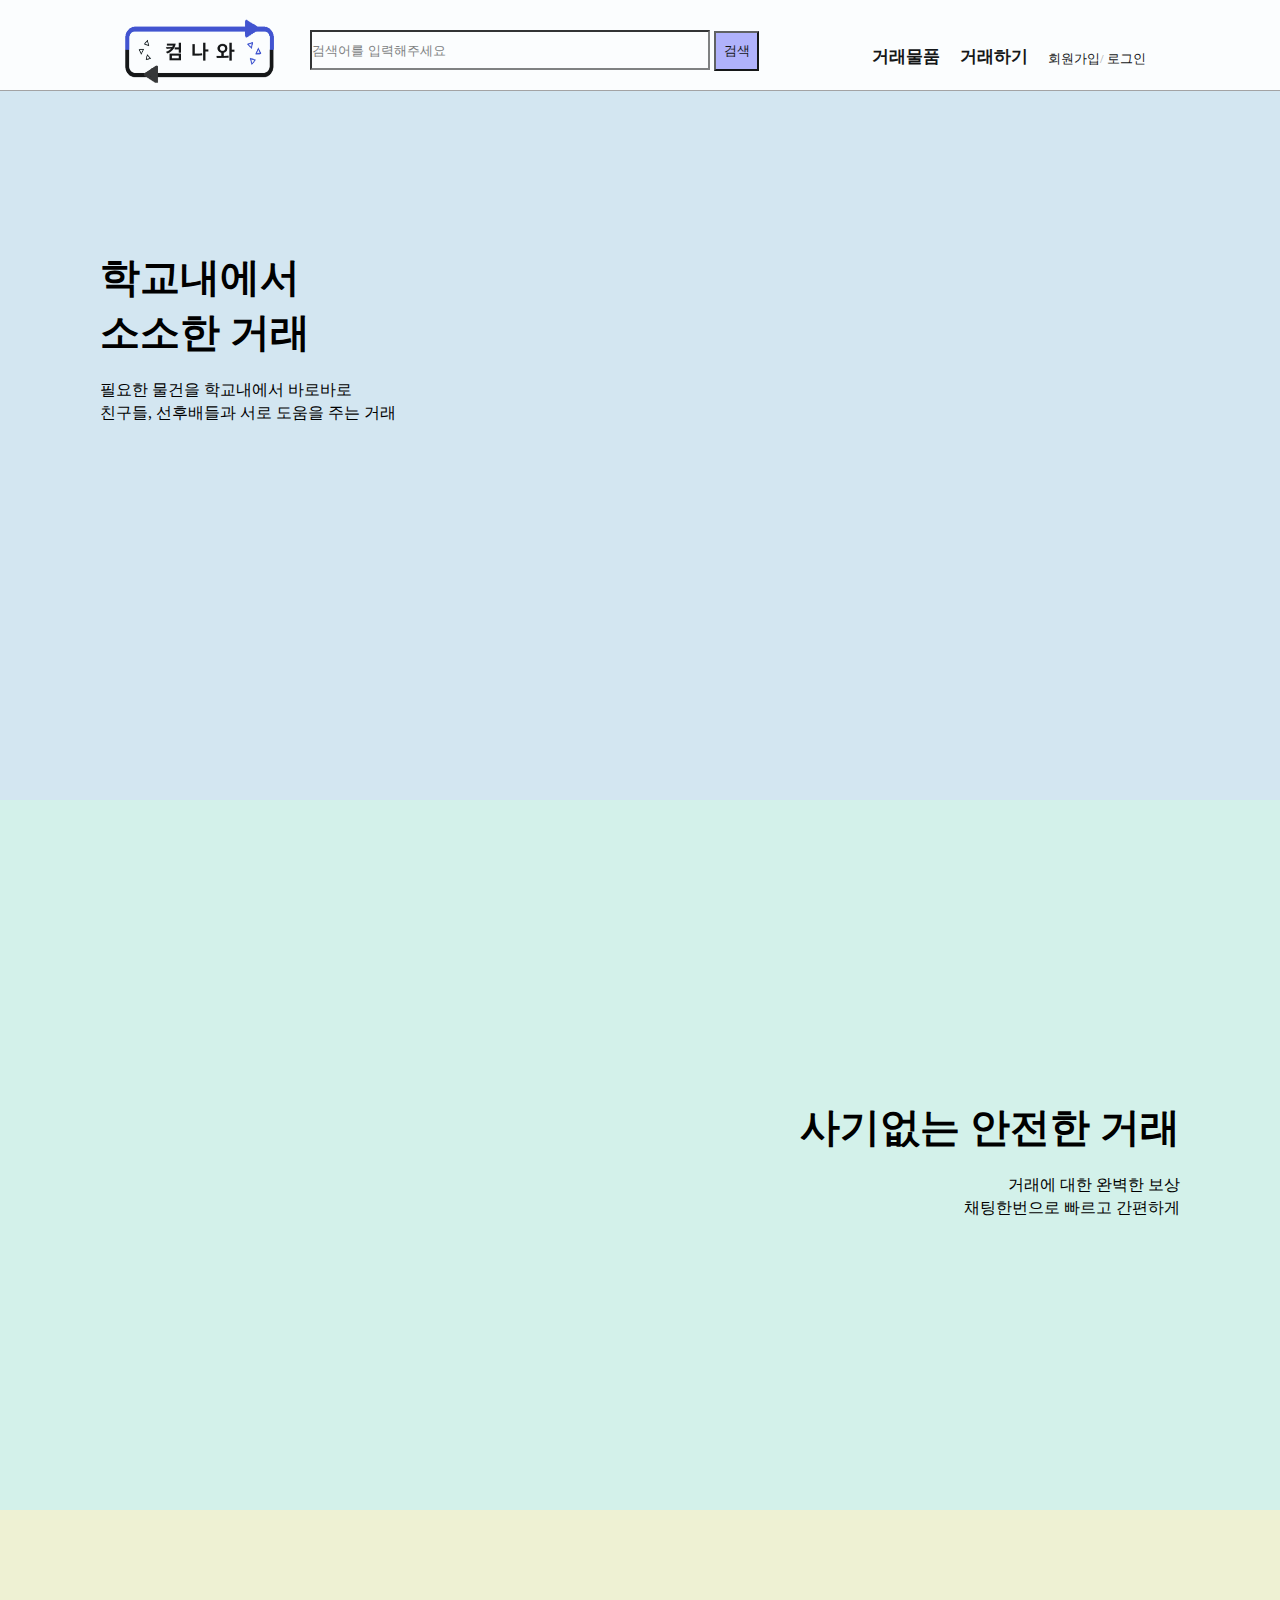
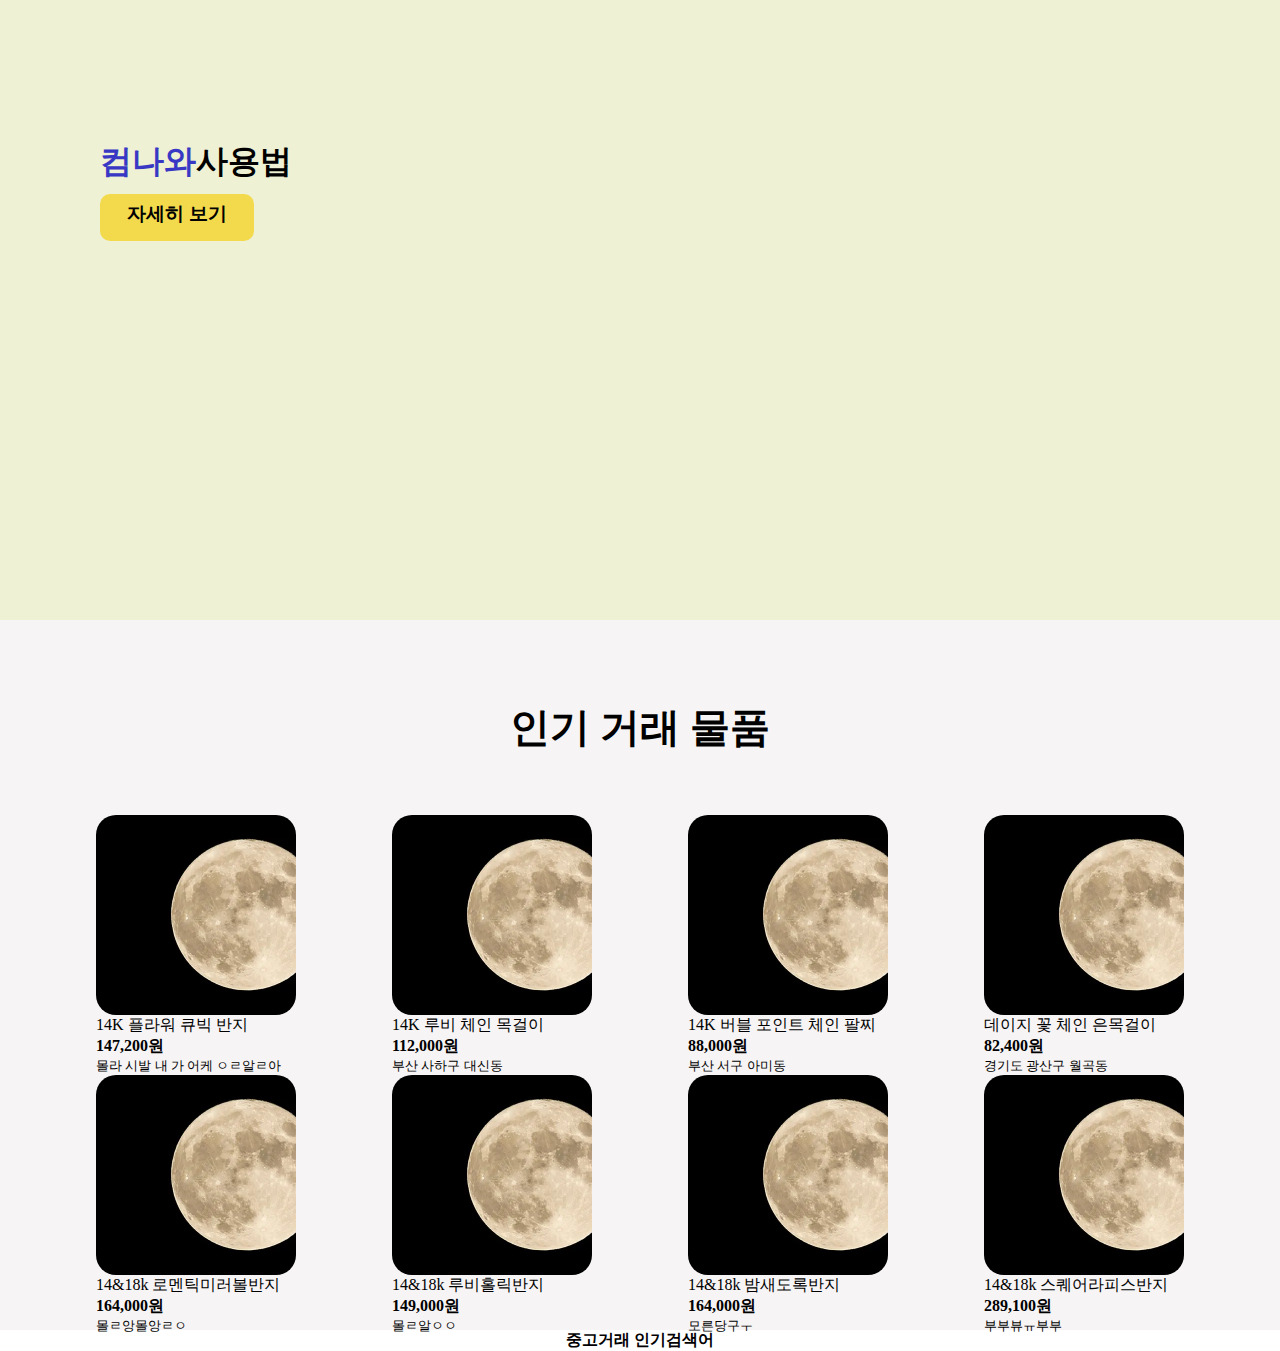
<file: index.html>
<!DOCTYPE html>
<html lang="en">
<head>
    <meta charset="UTF-8">
    <meta http-equiv="X-UA-Compatible" content="IE=edge">
    <meta name="viewport" content="width=device-width, initial-scale=1.0">
    <title>comtrade</title>
    <link rel="stylesheet" href="./style.css">
</head>
<body><div id="wrap">
     <header>
            <a href="http://127.0.0.1:5502/index.html"><img id="logo" src="./img/img.10" alt="메인로고"></a>
            <!-- 메인로고: 클릭시 메인 화면으로 이동  -->
            
            <div class="search">
                <form action="">
                    <input type="search" id="search" placeholder="검색어를 입력해주세요">
                    <input type="submit" id="submit" value="검색">
                 </form>
            </div>

            <div class="main">
                <div id="main_1">
                    <h3><a href="./https://www.daangn.com/">거래물품</a></h3>
                </div>
        
                <div id="main_2">
                    <h3><a href="./https://www.daangn.com/">거래하기</a></h3>
                </div>
            </div>

            <div class="login">
                <div id="lo"><a href="">회원가입</a>/</div>
                <div id="gin"><a href="">로그인</a></div>
            </div>
     </header>
    </div>
     <div class="first">
        <h1 id="first_1">학교내에서</h1><h1>소소한 거래</h1>
        <p id="first_2">필요한 물건을 학교내에서 바로바로</p>
        <p>친구들, 선후배들과 서로 도움을 주는 거래</p>
     </div>
     <div class="second">
        <h1>사기없는 안전한 거래</h1>
        <br>
        <br>
        <p id="second_1">거래에 대한 완벽한 보상</p>
        <br>
        <p>채팅한번으로 빠르고 간편하게</p>
     </div>
     <div class="third">
        <h1 id="third_1">컴나와</h1><h1>사용법</h1>
        <br>
        <br>
        <br>
        <a href=""><h3 id="thrid_2">자세히 보기</h3></a>
     </div>
     <div class="last">
        <h1>인기 거래 물품</h1>

        <div class="new_1">
            <ul>
                <li><div id="newimg_1">
                    <ul id="newimg_descript">
                        <li>14K 플라워 큐빅 반지</li>
                        <li id="price">147,200원</li>
                        <p>몰라 시발 내 가 어케 ㅇㄹ알ㄹ아</p>
                    </ul>
                </div></li>
            
                <li><div id="newimg_2">
                    <ul id="newimg_descript">
                        <li>14K 루비 체인 목걸이</li>
                        <li id="price">112,000원</li>
                        <p>부산 사하구 대신동</p>
                    </ul>
                </div></li>
    
                <li><div id="newimg_3">
                    <ul id="newimg_descript">
                        <li>14K 버블 포인트 체인 팔찌</li>
                        <li id="price">88,000원</li>
                        <p>부산 서구 아미동</p>
                    </ul>
                </div></li>
    
                <li><div id="newimg_4">
                    <ul id="newimg_descript">
                        <li>데이지 꽃 체인 은목걸이</li>
                        <li id="price">82,400원</li>
                        <p>경기도 광산구 월곡동</p>
                    </ul>
                </div></li>
            </ul>
        </div>

        <div class="new_2">
            <ul>
                <li><div id="newimg_11">
                    <ul id="newimg_descript">
                        <li>14&18k 로멘틱미러볼반지</li>
                        <li id="price">164,000원</li>
                        <p>몰ㄹ앙몰앙ㄹㅇ</p>
                    </ul>
                </div></li>
            
                <li><div id="newimg_22">
                    <ul id="newimg_descript">
                        <li>14&18k 루비홀릭반지</li>
                        <li id="price">149,000원</li>
                        <p>몰ㄹ알ㅇㅇ</p>
                    </ul>
                </div></li>
    
                <li><div id="newimg_33">
                    <ul id="newimg_descript">
                        <li>14&18k 밤새도록반지</li>
                        <li id="price">164,000원</li>
                        <p>모른당구ㅜ</p>
                    </ul>
                </div></li>
    
                <li><div id="newimg_44">
                    <ul id="newimg_descript">
                        <li>14&18k 스퀘어라피스반지</li>
                        <li id="price">289,100원</li>
                        <p>부부뷰ㅠ부부</p>
                    </ul>
                </div></li>
            </ul>
        </div>
     </div>
     <section class="footer">
        <a id="title" href=""><h4>중고거래 인기검색어</h4></a>
     </section>

</body>
</html>
</file>
<file: style.css>
*{
    margin: 0;
    padding: 0;
}
ul, li, a{
    text-decoration: none;
    color: black;
    text-decoration: none;
}
a:hover{
    color: rgb(43, 43, 90);
}
html{
    width: 100%;
    height: 100%;
}
header{
    position: fixed;
    left: 0;
    right: 0;
    top: 0;
    bottom: 0;
    height: 90px;
    z-index: 1;
    background-color: white;
    opacity: 0.9;
    border-bottom: solid 1px rgb(158, 156, 156);

}
/* 메인 상단 로고 */
#logo{
    width: 160px;
    height: 80px;
    float: left;
    margin-left: 120px;
    margin-top: 11px;
}
/* 거래물품 */
#main_1 h3{
   margin-top: 45px;
   float: left;
   color: black;
   font-size: 17px;
   margin-left: 50px;
}
/* 거래하기 */
#main_2 h3{
   margin-top: 45px;
   color: black;
   font-size: 17px;
   float: left;
   margin-left: 20px;
}

/* 검색창 */
.search {
    width: 40%;  
    float: left;
   align-content: center;
   margin-left: 30px;
   margin-top: 30px;
}
/* 검색어를 입력해 주세요 */
#search{
    width: 400px;
    height: 40px;
    border-radius: 0;
}
/* 검색 */
#submit{
    width: 45px;
    height: 40px;
    background-color: rgb(172, 172, 252);
}
.login{
    color: darkgrey;
    font-size: 13px;
    margin-top: 50px;
    margin-left: 100px;
}
.login #lo{
    display: inline-block;
    margin-left: 20px;
}
.login #gin{
    display: inline-block;
}

.first{
    width: 100%;
    height: 800px;
    background-color: rgb(211, 230, 241);
}
.first h1{
    font-size: 40px;
    margin-left: 100px;
}
#first_1{
    padding-top: 250px;
}
.first p{
    margin-left: 100px;
    margin-top: 2px;
}
#first_2{
    margin-top: 20px;
}
.second{
    width: 100%;
    height: 710px;
    text-align: end;
    background-color: rgb(211, 241, 234);
}
.second h1{
    display: inline-block;
    margin-top: 300px;
    margin-right: 100px;
    font-size: 40px;
}
.second p{
    display: inline-block;
    margin-right: 100px;
    margin-top: 2px;
}

.third{
    width: 100%;
    height: 710px;
    background-color:  rgb(238, 241, 211);
}
.third h1{
    float: left;
    margin-top: 230px;
    
}
#third_1{
    color: rgb(56, 56, 196);
    margin-left: 100px;
}
.third h3{
    width: 12%;
    height:40px;
    background-color: rgb(243, 218, 76);
    border-radius: 10px;
    text-align: center;
    padding-top: 7px;
    padding-bottom: -7px;
    margin-top: 230px;
    margin-left: 100px;
}
.last{
    width: 100%;
    height: 710px;
    background-color:  rgb(246, 244, 244);
}
/* 인기거래물품 */
.last h1{
    color: black;
    font-size: 40px;
    text-align: center;
    padding-top: 80px;
}



.new_1 ul{
    display: flex;
    justify-content: space-evenly;
    margin-top: 30px;
}
.new_1 li{
    float: left;
    list-style: none;
    font-weight: 100;
}
#price{
    font-weight: 600;
}
.new_1 p{
    font-weight: 100;
    font-size: 13px;
}
#newimg_descript{
    list-style: none;
    padding-top: 200px;
    display: flex;
    flex-direction: column; /* 세로로 정렬 */
}
#newimg_descript li{
    display: flex;
    align-self:flex-start;
}
.new_1 img{
    width: 200px;
    height: 200px;
}
#newimg_1{
    width: 200px;
    height: 200px;
    background: url(./img/img.11.webp);
    background-size: cover;
    border-radius: 10%;
}
#newimg_2{
    width: 200px;
    height: 200px;
    background: url(./img/img.11.webp);
    background-size: cover;
    border-radius: 10%;
}
#newimg_3{
    width: 200px;
    height: 200px;
    background: url(./img/img.11.webp);
    background-size: cover;
    border-radius: 10%;
}
#newimg_4{
    width: 200px;
    height: 200px;
    background: url(./img/img.11.webp);
    background-size: cover;
    border-radius: 10%;
}


.new_2 ul{
    display: flex;
    justify-content: space-evenly;
    margin-top: 30px;
}
.new_2 li{
    float: left;
    list-style: none;
    font-weight: 100;
}
#price{
    font-weight: 600;
}
.new_2 p{
    font-weight: 100;
    font-size: 13px;
}
.new_2 img{
    width: 200px;
    height: 200px;
}

#newimg_11{
    width: 200px;
    height: 200px;
    background: url(./img/img.11.webp);
    background-size: cover;
    border-radius: 10%;
}
#newimg_22{
    width: 200px;
    height: 200px;
    background: url(./img/img.11.webp);
    background-size: cover;
    border-radius: 10%;
}
#newimg_33{
    width: 200px;
    height: 200px;
    background: url(./img/img.11.webp);
    background-size: cover;
    border-radius: 10%;
}
#newimg_44{
    width: 200px;
    height: 200px;
    background: url(./img/img.11.webp);
    background-size: cover;
    border-radius: 10%;
}
/* 인기 검색어 */
#title{
    color: black;
    text-align: center;
    
}














/* div.intro_1{
    position: absolute;
    width: 70%;
    height: 300px;
    animation-name: move;
    animation-duration: 15s;
    animation-iteration-count: infinite;
    margin-top: 200px;
    margin-left: 230px;
  }

  @keyframes move {
    0%   { background-image: url(img/img.4.jpg);    left: 0px;   top: 0px; }
    25%  { background-image: url(img/img.5.jpg); left: 0px; top: 0px; }
    50%  { background-image: url(img/img.6.svg);   left: 0px; top: 0px; }
    75%  { background-image: url(img/img.7.png);  left: 0px;   top: 0px; }
    100% { background-image: url(img/img.8.png);    left: 0px;   top: 0px; }
  }

#intro_img{
    width: 100%;
    height: 200px;
    margin-top: 320px;
    margin-left: 0;
    
} */
</file>
